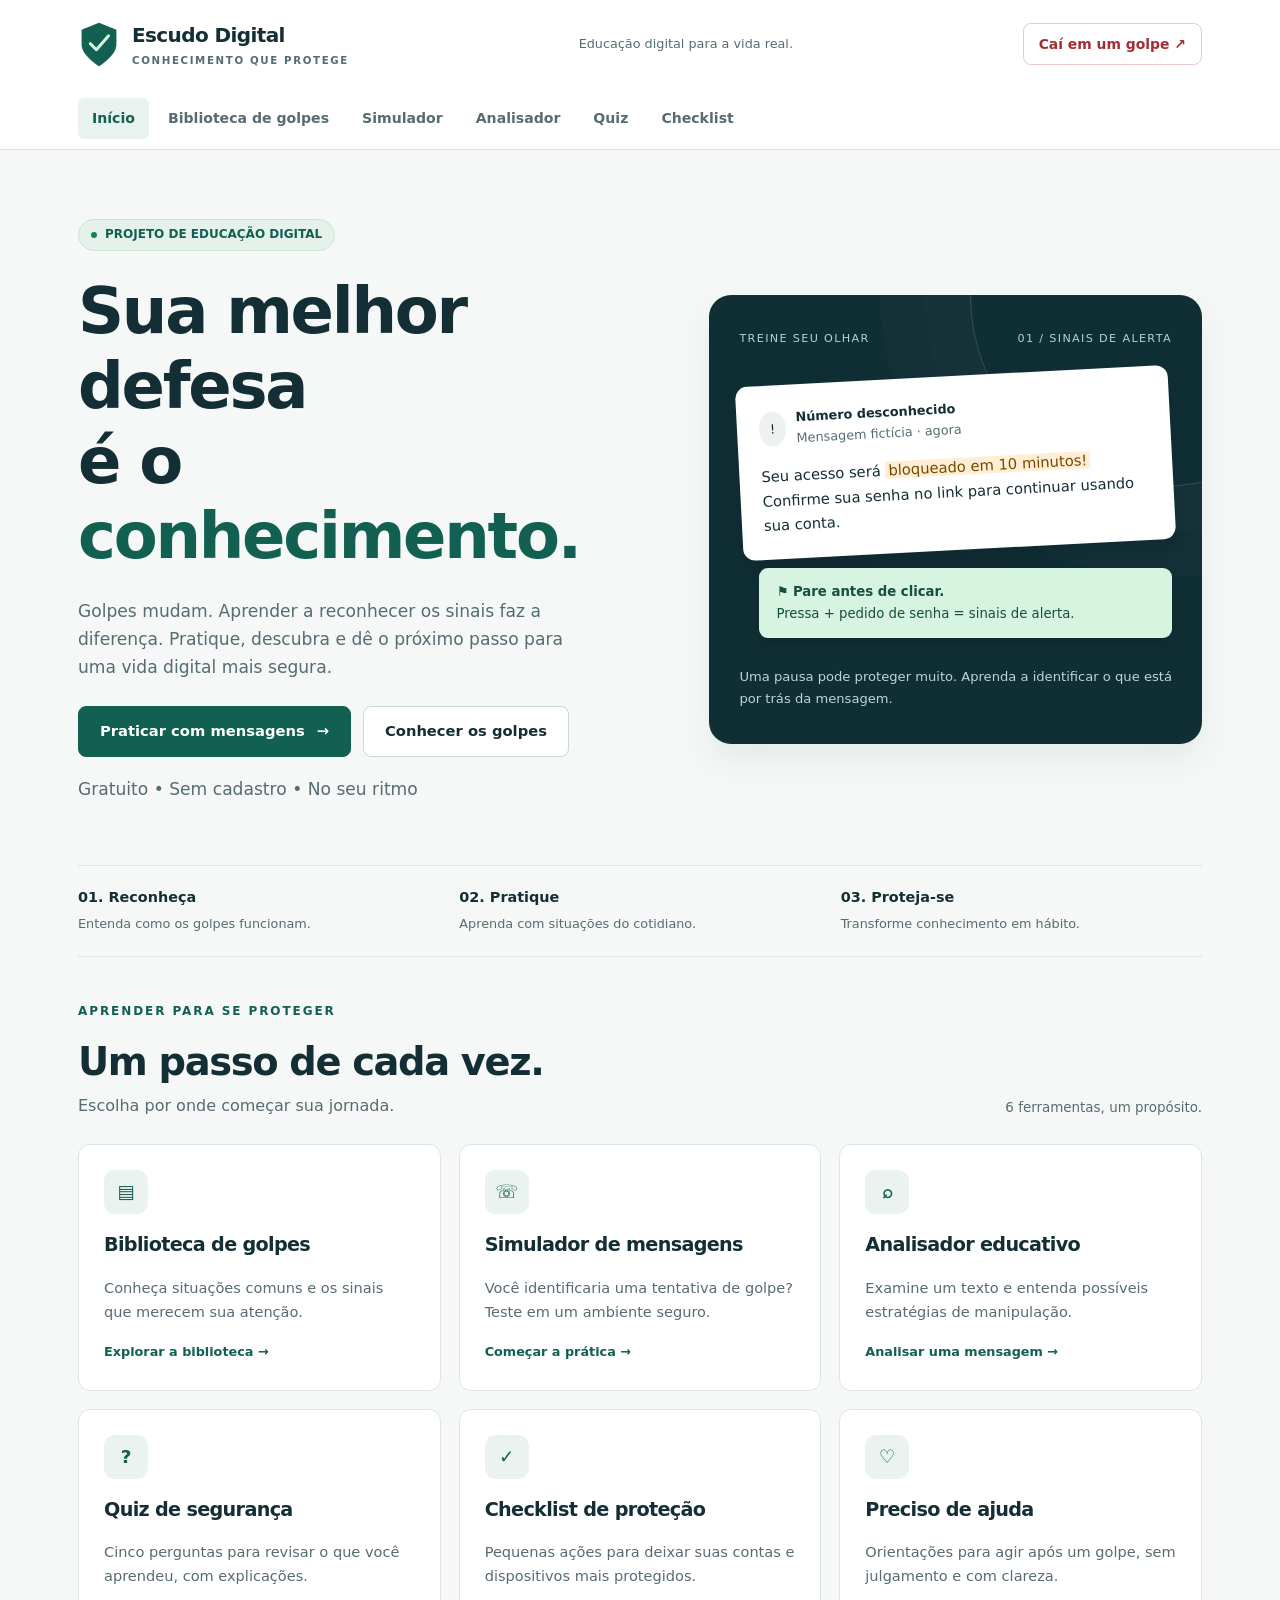
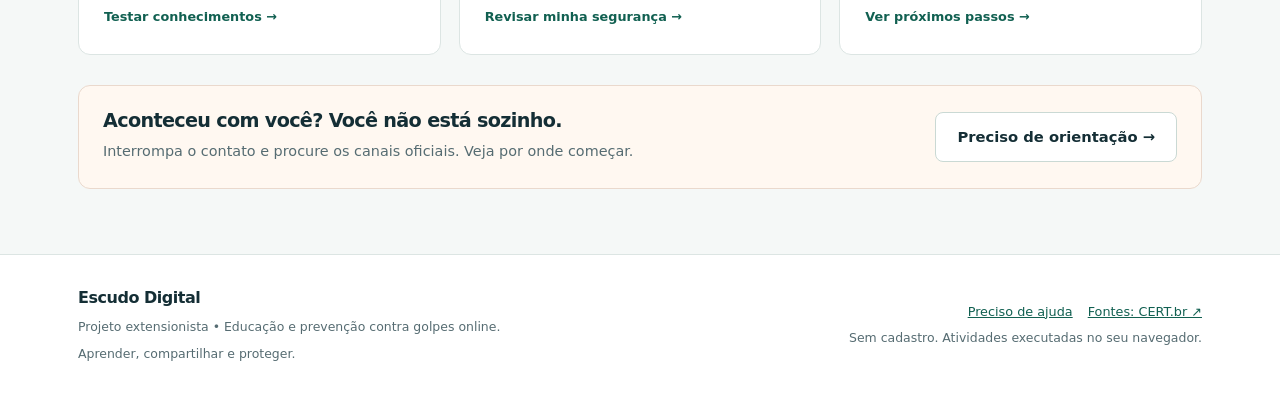
<file: index.html>
<!doctype html>
<html lang="pt-BR">
<head>
<meta charset="utf-8"><meta name="viewport" content="width=device-width,initial-scale=1">
<meta name="description" content="Aprenda a identificar golpes e proteger sua vida digital. Uma experiência educativa, gratuita e interativa.">
<title>Escudo Digital — Sua segurança começa com conhecimento</title>
<link rel="icon" href="data:image/svg+xml,%3Csvg xmlns='http://www.w3.org/2000/svg' viewBox='0 0 64 64'%3E%3Cpath fill='%23116051' d='M32 3 57 13v19c0 15-25 29-25 29S7 47 7 32V13Z'/%3E%3Cpath fill='none' stroke='white' stroke-width='5' d='m20 31 8 8 17-18'/%3E%3C/svg%3E">
<link rel="stylesheet" href="./src/css/styles.css">
</head>
<body>
<a href="#main" class="skip">Pular para o conteúdo</a>
<header><div class="wrap topbar"><a class="brand" href="#inicio"><svg class="shield" viewBox="0 0 48 54" aria-hidden="true"><path d="M24 2 44 10v17c0 13-20 25-20 25S4 40 4 27V10Z" fill="#116051"/><path d="m14 26 7 7 14-16" fill="none" stroke="#d6f4df" stroke-width="3.5" stroke-linecap="round" stroke-linejoin="round"/></svg><span>Escudo Digital<small>Conhecimento que protege</small></span></a><span class="top-note">Educação digital para a vida real.</span><a class="help-link" href="#ajuda">Caí em um golpe ↗</a></div><nav class="wrap nav" aria-label="Navegação principal"><a href="#inicio">Início</a><a href="#biblioteca">Biblioteca de golpes</a><a href="#simulador">Simulador</a><a href="#analisador">Analisador</a><a href="#quiz">Quiz</a><a href="#checklist">Checklist</a></nav></header>
<main id="main" class="wrap" tabindex="-1">
<section class="page" id="inicio" aria-labelledby="title-inicio">
 <div class="hero"><div><span class="pill"><span class="dot"></span> PROJETO DE EDUCAÇÃO DIGITAL</span><h1 id="title-inicio">Sua melhor defesa<br>é o <em>conhecimento.</em></h1><p>Golpes mudam. Aprender a reconhecer os sinais faz a diferença. Pratique, descubra e dê o próximo passo para uma vida digital mais segura.</p><div class="actions"><a class="btn" href="#simulador">Praticar com mensagens <span aria-hidden="true">→</span></a><a class="btn secondary" href="#biblioteca">Conhecer os golpes</a></div><p class="subnote">Gratuito • Sem cadastro • No seu ritmo</p></div><div class="hero-art" aria-label="Exemplo educativo de mensagem suspeita"><div class="art-top"><span>Treine seu olhar</span><span>01 / Sinais de alerta</span></div><div class="message-card"><div class="sender"><span class="avatar">!</span><div><strong>Número desconhecido</strong><br><span class="muted">Mensagem fictícia · agora</span></div></div><p>Seu acesso será <span class="highlight">bloqueado em 10 minutos!</span> Confirme sua senha no link para continuar usando sua conta.</p></div><div class="art-alert"><strong>⚑ Pare antes de clicar.</strong><br>Pressa + pedido de senha = sinais de alerta.</div><div class="art-bottom">Uma pausa pode proteger muito. Aprenda a identificar o que está por trás da mensagem.</div></div></div>
 <div class="strip"><div><strong>01. Reconheça</strong><span>Entenda como os golpes funcionam.</span></div><div><strong>02. Pratique</strong><span>Aprenda com situações do cotidiano.</span></div><div><strong>03. Proteja-se</strong><span>Transforme conhecimento em hábito.</span></div></div>
 <div class="section-head"><div><div class="eyebrow">Aprender para se proteger</div><h2>Um passo de cada vez.</h2><p>Escolha por onde começar sua jornada.</p></div><span class="small muted">6 ferramentas, um propósito.</span></div>
 <div class="grid"><a class="card card-link" href="#biblioteca"><span class="icon">▤</span><h3>Biblioteca de golpes</h3><p>Conheça situações comuns e os sinais que merecem sua atenção.</p><span class="card-foot">Explorar a biblioteca →</span></a><a class="card card-link" href="#simulador"><span class="icon">☏</span><h3>Simulador de mensagens</h3><p>Você identificaria uma tentativa de golpe? Teste em um ambiente seguro.</p><span class="card-foot">Começar a prática →</span></a><a class="card card-link" href="#analisador"><span class="icon">⌕</span><h3>Analisador educativo</h3><p>Examine um texto e entenda possíveis estratégias de manipulação.</p><span class="card-foot">Analisar uma mensagem →</span></a><a class="card card-link" href="#quiz"><span class="icon">?</span><h3>Quiz de segurança</h3><p>Cinco perguntas para revisar o que você aprendeu, com explicações.</p><span class="card-foot">Testar conhecimentos →</span></a><a class="card card-link" href="#checklist"><span class="icon">✓</span><h3>Checklist de proteção</h3><p>Pequenas ações para deixar suas contas e dispositivos mais protegidos.</p><span class="card-foot">Revisar minha segurança →</span></a><a class="card card-link" href="#ajuda"><span class="icon">♡</span><h3>Preciso de ajuda</h3><p>Orientações para agir após um golpe, sem julgamento e com clareza.</p><span class="card-foot">Ver próximos passos →</span></a></div>
 <div class="callout"><div><h3>Aconteceu com você? Você não está sozinho.</h3><p>Interrompa o contato e procure os canais oficiais. Veja por onde começar.</p></div><a class="btn secondary" href="#ajuda">Preciso de orientação →</a></div>
</section>
<section class="page" id="biblioteca" hidden aria-labelledby="title-biblioteca"><div class="intro"><div class="eyebrow">01 / Reconheça os sinais</div><h1 id="title-biblioteca">Biblioteca de golpes</h1><p>Conhecer a abordagem ajuda a interromper o golpe. Explore os exemplos e descubra como conferir antes de agir.</p></div><label for="search" class="field-label">Buscar um golpe</label><input class="search" id="search" type="search" placeholder="Ex.: Pix, senha, compra…"><div id="library-grid" class="grid library"></div><p class="small muted" id="library-count" role="status"></p><div class="sources">Conteúdo educativo inspirado na <a href="https://cartilha.cert.br/fasciculos/" target="_blank" rel="noopener noreferrer">Cartilha de Segurança para Internet — CERT.br ↗</a></div></section>
<section class="page" id="simulador" hidden aria-labelledby="title-simulador"><div class="intro"><div class="eyebrow">02 / Pratique com segurança</div><h1 id="title-simulador">Você perceberia o sinal?</h1><p>Observe mensagens fictícias. Decida se há sinais de golpe ou se a mensagem não apresenta indícios evidentes.</p></div><div class="two-col"><div class="panel" id="simulation"></div><aside class="panel"><h2>Antes de responder, observe</h2><ol class="tips"><li>Há pressão para agir com urgência?</li><li>Pedem senha, código ou transferência?</li><li>O contato era esperado e pode ser confirmado por outro canal?</li><li>A oferta parece boa demais para ser verdade?</li></ol><div class="notice">Todos os exemplos são fictícios. Os endereços não são clicáveis. Na vida real, confira pelo canal oficial mesmo quando uma mensagem parece normal.</div></aside></div></section>
<section class="page" id="analisador" hidden aria-labelledby="title-analisador"><div class="intro"><div class="eyebrow">03 / Examine com atenção</div><h1 id="title-analisador">O que essa mensagem sugere?</h1><p>Uma ferramenta didática que procura padrões no texto. Ela não verifica remetentes, reputação de sites ou se um link é seguro.</p></div><div class="two-col"><div class="panel"><form id="analysis-form"><label class="field-label" for="message-input">Mensagem para analisar</label><p class="small muted" id="input-help">Use um exemplo ou remova dados pessoais. O texto é processado neste navegador e não é enviado nem salvo.</p><textarea id="message-input" maxlength="5000" aria-describedby="input-help" placeholder="Cole aqui uma mensagem, sem senhas ou dados pessoais…" required></textarea><div class="actions"><button class="btn" type="submit">Examinar sinais →</button><button class="btn secondary" id="example" type="button">Usar exemplo</button><button class="btn secondary" id="clear-analysis" type="button">Limpar</button></div></form><div id="analysis-result" aria-live="polite"></div></div><aside class="panel"><h2>Uma análise, não um veredito</h2><p class="small">As regras observam linguagem de urgência, promessas de ganho, pedidos de credenciais, pagamentos e endereços na mensagem.</p><p class="small">Textos legítimos também podem conter esses termos. Golpes podem não conter nenhum deles.</p><div class="notice"><strong>Não encontrou indícios?</strong><br>Isso não significa que a mensagem é segura. Confirme a informação por um canal oficial que você já conhece.</div></aside></div></section>
<section class="page" id="quiz" hidden aria-labelledby="title-quiz"><div class="intro"><div class="eyebrow">04 / Revise o que aprendeu</div><h1 id="title-quiz">Conhecimento em ação.</h1><p>Responda a cinco situações do dia a dia. A explicação de cada resposta faz parte do aprendizado.</p></div><div class="two-col"><div class="panel" id="quiz-panel"></div><aside class="panel"><h2>O objetivo é aprender</h2><p>Não há cronômetro. Leia com calma e observe a explicação antes de seguir.</p><div class="notice">O resultado é educativo e não mede sua segurança real. Você pode refazer o quiz quantas vezes quiser.</div></aside></div></section>
<section class="page" id="checklist" hidden aria-labelledby="title-checklist"><div class="intro"><div class="eyebrow">05 / Transforme em hábito</div><h1 id="title-checklist">Sua rotina de proteção.</h1><p>Marque apenas as medidas que você já adotou. Volte depois para acompanhar o que ainda falta fazer.</p></div><div class="two-col"><div class="panel" id="check-list"></div><aside class="panel"><div class="eyebrow">Seu progresso</div><div class="score" id="check-score">0/8</div><p id="check-caption" role="status"></p><div class="progress" role="progressbar" aria-label="Medidas de proteção concluídas" aria-valuemin="0" aria-valuemax="8" id="check-progress"><span></span></div><p class="small" id="storage-note"></p><button class="btn secondary" id="reset-check">Desmarcar todas</button><p class="small muted" style="margin-top:18px">Este checklist apoia bons hábitos; não representa uma garantia de proteção.</p></aside></div></section>
<section class="page" id="ajuda" hidden aria-labelledby="title-ajuda"><div class="intro"><div class="eyebrow">Acolhimento e orientação</div><h1 id="title-ajuda">Caí em um golpe. E agora?</h1><p>Golpes são planejados para enganar. A culpa é de quem aplica. Respire e priorize as ações que ajudam a limitar os danos.</p></div><div class="two-col"><div><div class="panel" style="margin-bottom:24px"><div class="help-step"><span class="step-index">1</span><div><h3>Interrompa o contato</h3><p>Não envie novos valores, senhas ou códigos. Desconfie de quem promete recuperar o dinheiro mediante pagamento.</p></div></div><div class="help-step"><span class="step-index">2</span><div><h3>Contate o serviço afetado</h3><p>Use o aplicativo oficial ou um contato obtido por você. Não use telefones ou links enviados pela pessoa suspeita.</p></div></div><div class="help-step" style="margin-bottom:0"><span class="step-index">3</span><div><h3>Guarde as evidências e registre a ocorrência</h3><p>Preserve conversas, comprovantes, datas e protocolos. Procure a Polícia Civil do seu estado para orientações sobre o boletim de ocorrência.</p></div></div></div><h2 style="font-size:1.5rem">O que aconteceu?</h2><details class="accordion"><summary>Fiz um Pix ou outro pagamento</summary><p>Avise seu banco imediatamente pelo aplicativo ou canal oficial. Em caso de golpe com Pix, conteste a transação e solicite a avaliação pelo Mecanismo Especial de Devolução (MED). Para cartão ou outros meios, peça orientação sobre contestação e bloqueio, se necessário. A recuperação do dinheiro não é garantida.</p></details><details class="accordion"><summary>Compartilhei minha senha ou código</summary><p>Em um dispositivo confiável, altere a senha pelo serviço oficial. Se a reutilizou em outras contas, altere também essas senhas. Revise sessões abertas, encerre acessos desconhecidos e ative a verificação em duas etapas. Proteja especialmente seu e-mail, usado na recuperação de contas.</p></details><details class="accordion"><summary>Perdi acesso à minha conta</summary><p>Use a recuperação de conta do serviço oficial. Avise seus contatos por outro meio para que ignorem pedidos enviados em seu nome. Confira seus canais de recuperação e solicite ajuda ao suporte da plataforma.</p></details><details class="accordion"><summary>Abri um link ou instalei algo suspeito</summary><p>Feche a página e não forneça mais dados. Se instalou um aplicativo de origem duvidosa, interrompa o uso dele e procure ajuda técnica de confiança. Use outro dispositivo confiável para proteger contas e falar com seu banco. Mantenha o sistema e as ferramentas de segurança atualizados.</p></details></div><aside class="panel"><h2>Procure fontes oficiais</h2><p class="small">Abra o aplicativo que você já utiliza ou digite o endereço oficial. Confira o domínio antes de informar qualquer dado.</p><div class="sources"><a href="https://www.bcb.gov.br/estabilidadefinanceira/pix-seguranca" target="_blank" rel="noopener noreferrer">Banco Central — Segurança no Pix ↗</a><a href="https://www.bcb.gov.br/meubc/faqs/p/o-que-e-e-como-funciona-o-mecanismo-especial-de-devolucao-med" target="_blank" rel="noopener noreferrer">Banco Central — Como funciona o MED ↗</a><a href="https://cartilha.cert.br/fasciculos/" target="_blank" rel="noopener noreferrer">CERT.br — Cartilha e orientações ↗</a></div><p class="small muted" style="margin-top:25px">Fontes consultadas em 17/09/2026. Esta página oferece orientação educativa geral; o atendimento do caso cabe à instituição e às autoridades responsáveis.</p></aside></div></section>
</main>
<footer class="footer"><div class="wrap footer-inner"><div><a class="brand" href="#inicio">Escudo Digital</a><p>Projeto extensionista • Educação e prevenção contra golpes online.</p><p>Aprender, compartilhar e proteger.</p></div><div class="footer-links"><a href="#ajuda">Preciso de ajuda</a><a href="https://cartilha.cert.br/" target="_blank" rel="noopener noreferrer">Fontes: CERT.br ↗</a><p>Sem cadastro. Atividades executadas no seu navegador.</p></div></div></footer>
<noscript><p class="wrap">Ative o JavaScript para usar a navegação e as atividades. Consulte também a <a href="https://cartilha.cert.br/">Cartilha do CERT.br</a>.</p></noscript>
<script src="./src/js/app.js" defer></script>
</body>
</html>
</file>
<file: src/css/styles.css>
/* Estilos compartilhados e adaptações para celular. */
:root{--ink:#142e35;--muted:#566c72;--green:#116051;--mint:#d6f4df;--bg:#f5f8f7;--line:#dce5e3;--red:#a52d32;--white:#fff}*{box-sizing:border-box}body{margin:0;background:var(--bg);color:var(--ink);font:16px/1.65 system-ui,-apple-system,BlinkMacSystemFont,"Segoe UI",sans-serif}button,input,textarea,select{font:inherit}a{color:var(--green)}button,a,input,textarea,summary{touch-action:manipulation}button,a{ -webkit-tap-highlight-color:transparent}button{cursor:pointer}button:disabled{cursor:default;opacity:.65}a:focus-visible,button:focus-visible,input:focus-visible,textarea:focus-visible,summary:focus-visible{outline:3px solid #ca7800;outline-offset:4px}h1,h2,h3,p{margin-top:0}h1,h2,h3{line-height:1.17;letter-spacing:-.035em}h1{font-size:clamp(2.5rem,5vw,4.6rem);font-weight:750}h2{font-size:clamp(1.8rem,3vw,2.7rem)}h3{font-size:1.2rem}p{color:var(--muted)}.wrap{max-width:1180px;margin:auto;padding:0 28px}.skip{position:absolute;left:12px;top:-100px;z-index:20;background:white;padding:10px}.skip:focus{top:10px}header{background:#fff;border-bottom:1px solid var(--line)}.topbar{display:flex;align-items:center;justify-content:space-between;gap:20px;min-height:88px}.brand{display:flex;align-items:center;gap:12px;text-decoration:none;color:var(--ink);font-weight:800;font-size:1.25rem;letter-spacing:-.03em}.brand small{display:block;font-size:.64rem;text-transform:uppercase;letter-spacing:.16em;font-weight:650;color:var(--muted)}.shield{width:42px;height:47px;flex-shrink:0}.top-note{font-size:.8rem;color:var(--muted)}.help-link{border:1px solid #efc9ca;color:var(--red);padding:9px 15px;border-radius:8px;font-size:.87rem;text-decoration:none;font-weight:650}.nav{display:flex;gap:5px;padding-top:10px;padding-bottom:10px;flex-wrap:wrap}.nav a{padding:9px 14px;color:var(--muted);text-decoration:none;font-size:.88rem;font-weight:600;border-radius:6px}.nav a[aria-current=page]{background:#e8f3ef;color:var(--green)}.nav a:hover{background:#f0f5f3}.page{padding:45px 0 65px;min-height:65vh}.page[hidden]{display:none}.eyebrow{font-size:.75rem;letter-spacing:.16em;font-weight:750;text-transform:uppercase;color:var(--green);margin-bottom:18px}.pill{display:inline-flex;align-items:center;gap:8px;background:#e5f2eb;border:1px solid #c9e5d4;border-radius:30px;padding:5px 12px;font-size:.75rem;font-weight:650;color:var(--green)}.dot{height:6px;width:6px;border-radius:50%;background:#17815c}.hero{display:grid;grid-template-columns:1.15fr 1fr;align-items:center;gap:65px;padding:24px 0 45px}.hero h1{margin:23px 0}.hero h1 em{font-style:normal;color:var(--green)}.hero p{max-width:520px;font-size:1.07rem}.actions{display:flex;flex-wrap:wrap;gap:12px;margin-top:25px}.btn{display:inline-flex;align-items:center;justify-content:center;gap:12px;padding:12px 21px;border:1px solid var(--green);border-radius:8px;background:var(--green);color:#fff;font-weight:650;font-size:.92rem;text-decoration:none}.btn:hover{filter:brightness(.94)}.btn.secondary{background:#fff;color:var(--ink);border-color:#cad9d4}.btn.danger{background:var(--red);border-color:var(--red)}.subnote{font-size:.8rem;margin-top:18px}.hero-art{position:relative;border-radius:22px;background:#102f35;padding:35px 30px;min-height:375px;overflow:hidden;color:#fff;box-shadow:0 16px 35px #123d3812}.hero-art:before{content:"";width:380px;height:380px;border:1px solid #315057;border-radius:50%;position:absolute;top:-190px;right:-150px;box-shadow:0 0 0 45px #ffffff03,0 0 0 90px #ffffff03}.art-top{position:relative;display:flex;justify-content:space-between;font-size:.7rem;text-transform:uppercase;letter-spacing:.12em;color:#b2d4d0}.message-card{position:relative;margin:28px 0 18px;background:white;color:var(--ink);border-radius:12px;padding:22px;transform:rotate(-3deg);box-shadow:0 10px 20px #0002}.sender{display:flex;gap:10px;align-items:center;font-size:.8rem;margin-bottom:15px}.avatar{background:#edf1ef;border-radius:50%;padding:7px 11px}.message-card p{font-size:.92rem;margin:0;color:var(--ink)}.highlight{background:#ffeed3;color:#774900;padding:0 3px}.art-alert{position:relative;margin-left:20px;background:#d6f4df;color:#164e3f;padding:13px 17px;border-radius:9px;box-shadow:0 8px 16px #0002;font-size:.83rem}.art-bottom{margin-top:28px;color:#b9d7d3;font-size:.82rem;position:relative}.strip{display:grid;grid-template-columns:repeat(3,1fr);border-top:1px solid var(--line);border-bottom:1px solid var(--line);padding:20px 0;gap:20px;margin-bottom:45px}.strip strong{display:block;font-size:.9rem}.strip span{font-size:.8rem;color:var(--muted)}.section-head{display:flex;justify-content:space-between;align-items:end;gap:20px;margin-bottom:25px}.section-head h2{margin-bottom:8px}.section-head p{margin:0}.grid{display:grid;grid-template-columns:repeat(3,1fr);gap:18px}.card{background:white;border:1px solid var(--line);border-radius:12px;padding:25px}.card p{font-size:.91rem}.card-link{display:block;text-decoration:none;color:var(--ink);transition:transform .15s,border-color .15s}.card-link:hover{transform:translateY(-4px);border-color:#72a390}.icon{display:flex;align-items:center;justify-content:center;width:44px;height:44px;background:#eaf3ef;border-radius:11px;margin-bottom:20px;font-weight:750;color:var(--green);font-size:1.15rem}.card-foot{font-size:.8rem;color:var(--green);font-weight:700}.num{font-size:.7rem;color:var(--muted);letter-spacing:.12em;text-transform:uppercase;margin-bottom:10px}.callout{margin-top:30px;border:1px solid #ead9cd;background:#fff8f1;border-radius:12px;padding:24px;display:flex;gap:22px;align-items:center;justify-content:space-between}.callout h3{margin-bottom:7px}.callout p{margin:0;font-size:.9rem}.intro{max-width:710px;margin-bottom:30px}.intro h1{font-size:clamp(2rem,4vw,3.2rem);margin-bottom:15px}.intro p{margin-bottom:0}.tag{display:inline-block;font-size:.7rem;letter-spacing:.04em;font-weight:700;color:var(--green);background:#edf5f1;padding:4px 9px;border-radius:5px;margin-bottom:15px}.library .card h3{margin-bottom:12px}.library details{border-top:1px solid var(--line);padding-top:12px}.library summary{color:var(--green);font-weight:650;font-size:.86rem;cursor:pointer}.library details p{margin:12px 0 0}.two-col{display:grid;grid-template-columns:1.25fr .8fr;gap:24px;align-items:start}.panel{padding:30px;background:white;border:1px solid var(--line);border-radius:14px}.panel h2{font-size:1.35rem}.muted{color:var(--muted)}.small{font-size:.84rem}.message{padding:24px;background:#f0f5f3;border-radius:12px;border-left:4px solid var(--green);white-space:pre-wrap;overflow-wrap:anywhere;font-size:1.05rem}.progress-top{display:flex;justify-content:space-between;gap:15px;font-size:.8rem;color:var(--muted);margin-bottom:12px}.progress{height:7px;border-radius:8px;background:#e9efed;overflow:hidden;margin-bottom:28px}.progress>span{height:100%;background:var(--green);display:block;transition:width .2s}.feedback{margin-top:22px;padding:18px;border-radius:8px;background:#edf5f1;border:1px solid #c7e0d2}.feedback.bad{background:#fff5e7;border-color:#f2d7b2}.feedback h3{font-size:1rem;margin-bottom:8px}.feedback p{margin:0;font-size:.9rem}.tips{padding-left:20px;color:var(--muted)}.tips li{margin-bottom:14px}.field-label{display:block;font-weight:650;margin-bottom:9px}textarea{width:100%;min-height:200px;padding:15px;border:1px solid #aabbB6;border-radius:8px;resize:vertical;background:#fbfdfc;color:var(--ink)}.rule{padding:15px 0;border-bottom:1px solid var(--line)}.rule:last-child{border:0}.rule strong{display:block}.rule p{margin:5px 0;font-size:.9rem}.question{font-size:1.4rem!important;margin-bottom:22px}.options{display:grid;gap:10px}.option{padding:15px;text-align:left;border:1px solid #cddbd5;border-radius:8px;background:white;color:var(--ink)}.option:hover:not(:disabled){background:#edf5f1}.option.correct{border:2px solid #278154;background:#edf8f1}.option.wrong{border:2px solid #b1543b;background:#fff0e8}.score{font-size:4rem;font-weight:800;letter-spacing:-.06em;color:var(--green);line-height:1.2}.check-row{display:flex;gap:15px;padding:19px 0;border-bottom:1px solid var(--line);cursor:pointer}.check-row:last-child{border:0}.check-row input{accent-color:var(--green);width:21px;height:21px;flex-shrink:0;margin-top:5px}.check-row strong{display:block;font-weight:650}.check-row small{display:block;color:var(--muted);margin-top:4px}.notice{background:#edf5f1;padding:16px;border-radius:8px;font-size:.85rem;color:var(--ink)}.help-step{display:flex;gap:17px;margin-bottom:24px}.step-index{width:32px;height:32px;border-radius:50%;background:#e9f2ee;color:var(--green);font-weight:750;display:grid;place-items:center;flex-shrink:0}.help-step h3{font-size:1.05rem;margin:3px 0 7px}.help-step p{font-size:.92rem;margin:0}.accordion{background:white;border:1px solid var(--line);border-radius:10px;padding:18px 22px;margin-bottom:12px}.accordion summary{font-weight:700;cursor:pointer}.accordion p{margin:15px 0 3px;font-size:.94rem}.sources{font-size:.83rem;line-height:1.8;margin-top:28px}.sources a{display:block}.footer{border-top:1px solid var(--line);background:#fff;padding:30px 0}.footer-inner{display:flex;justify-content:space-between;gap:25px;align-items:center}.footer p{font-size:.78rem;margin:6px 0}.footer .brand{font-size:1rem}.footer-links{font-size:.8rem;text-align:right}.footer-links a{margin-left:15px}.empty{padding:20px}.search{width:100%;max-width:480px;padding:11px 15px;border:1px solid #bacfc5;border-radius:8px;margin-bottom:24px}#quiz-feedback:empty,#analysis-result:empty{display:none}@media(max-width:850px){.hero{gap:25px}.grid{grid-template-columns:repeat(2,1fr)}.top-note{display:none}.nav a{padding:8px 10px}.two-col{grid-template-columns:1fr}.hero-art{padding:23px;min-height:350px}.wrap{padding:0 22px}}@media(max-width:620px){.wrap{padding:0 18px}.topbar{min-height:78px;gap:10px}.brand{font-size:1.05rem}.brand small{font-size:.56rem}.help-link{font-size:.75rem;padding:8px}.nav{gap:0}.nav a{font-size:.78rem;padding:7px 9px}.hero{grid-template-columns:1fr;padding-top:0;gap:25px}.hero h1{font-size:2.65rem}.hero-art{min-height:320px}.grid{grid-template-columns:1fr}.strip{grid-template-columns:1fr;gap:15px;margin-bottom:30px}.strip>div{display:flex;flex-wrap:wrap;gap:4px 10px}.callout,.section-head,.footer-inner{align-items:start;flex-direction:column}.page{padding-top:30px}.panel{padding:22px}.footer-links{text-align:left}.footer-links a{margin-left:0;margin-right:15px}.actions .btn{flex-grow:1}.section-head h2{font-size:1.8rem}}@media(prefers-reduced-motion:reduce){*{transition:none!important;scroll-behavior:auto!important}}
</file>
